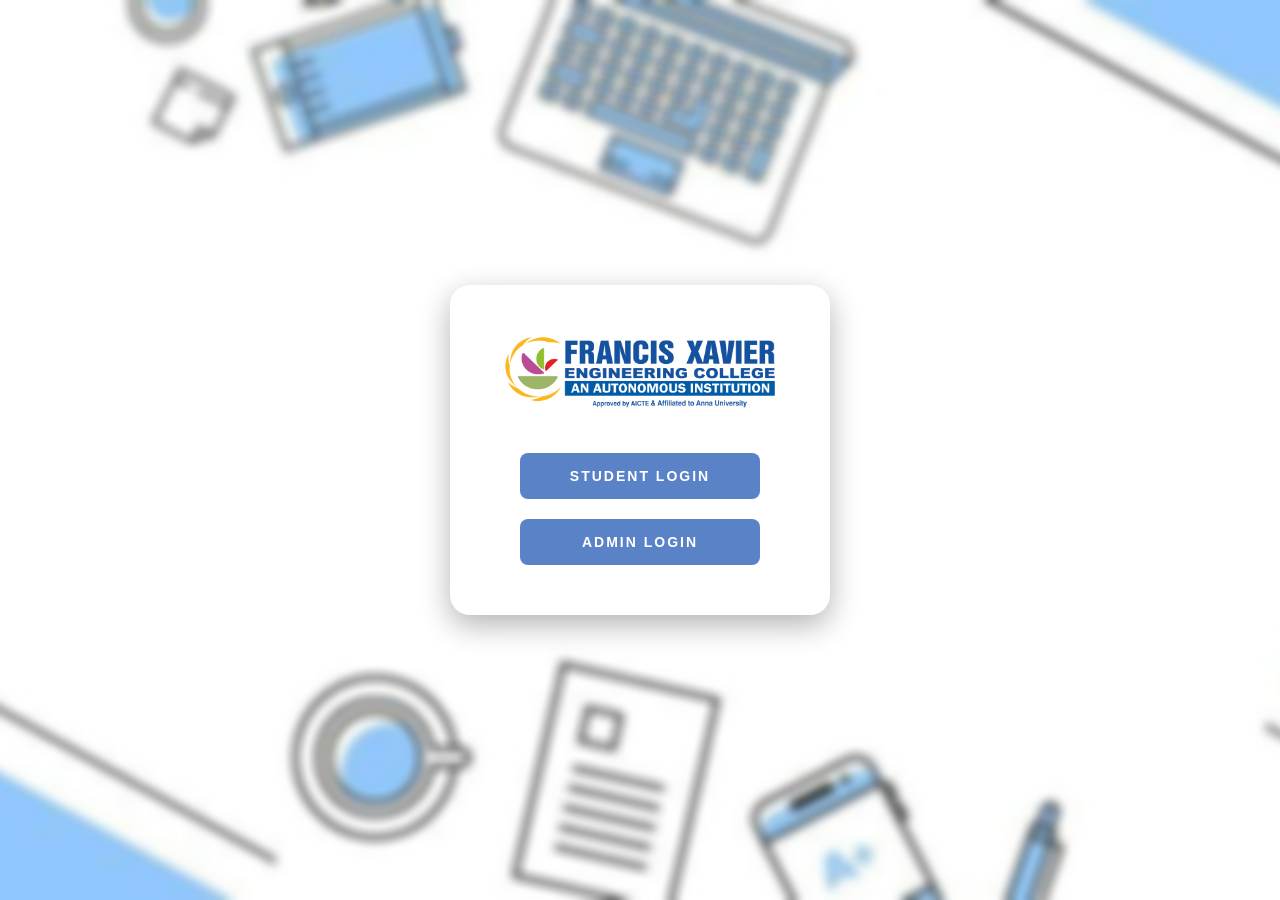
<file: index.html>
<!DOCTYPE html>
<html lang="en">
<head>
    <meta charset="UTF-8">
    <meta http-equiv="X-UA-Compatible" content="IE=edge">
    <meta name="viewport" content="width=device-width, initial-scale=1.0">
    <title>Students Laboratory Foyer</title>
    <link rel="icon" href="fxec logo.png" type="images/x-icon">
    <style>
        @import url('https://fonts.googleapis.com/css2?family=Poppins:wght@400;600&display=swap');

        *, html, body {
            margin: 0;
            padding: 0;
            box-sizing: border-box;
        }

        body {
            font-family: 'Poppins', sans-serif;
            min-height: 100vh;
            display: flex;
            justify-content: center;
            align-items: center;
            background-image: url(bg.jpg);
            background-repeat: no-repeat;
            background-size: cover;
            background-position: center;
            padding: 20px 15px;
        }

        .container {
            width: 95%;
            max-width: 380px;
            padding: 40px 25px;
            box-shadow: 0 10px 30px rgba(0, 0, 0, 0.3);
            border-radius: 20px;
            background: white;
            display: flex;
            flex-direction: column;
            align-items: center;
            justify-content: center;
            box-sizing: border-box;
        }

        .logo {
            width: 100%;
            max-width: 300px;
            height: auto;
            margin-bottom: 35px;
            display: block;
            object-fit: contain;
        }

        #st, .ad {
            height: 46px;
            width: 100%;
            max-width: 240px;
            border: none;
            background-color: #5a82c7;
            color: white;
            border-radius: 8px;
            transition: all 0.2s ease;
            letter-spacing: 2px;
            font-weight: 600;
            font-size: 14px;
            cursor: pointer;
            margin: 10px 0;
            display: block;
        }

        #st:hover, .ad:hover {
            box-shadow: 0 0 0 2px #fff, 0 0 0 4px #5a82c7;
            background-color: #4a72b7;
        }

        a {
            text-decoration: none;
            width: 100%;
            display: flex;
            justify-content: center;
        }
    </style>
</head>
<body>
    <div class="container">
        <img class="logo" src="fx.png" alt="logo">
        <a href="Student.html"><button id="st">STUDENT LOGIN</button></a>
        <a href="admin.html"><button class="ad">ADMIN LOGIN</button></a>
    </div>
</body>
</html>
</file>
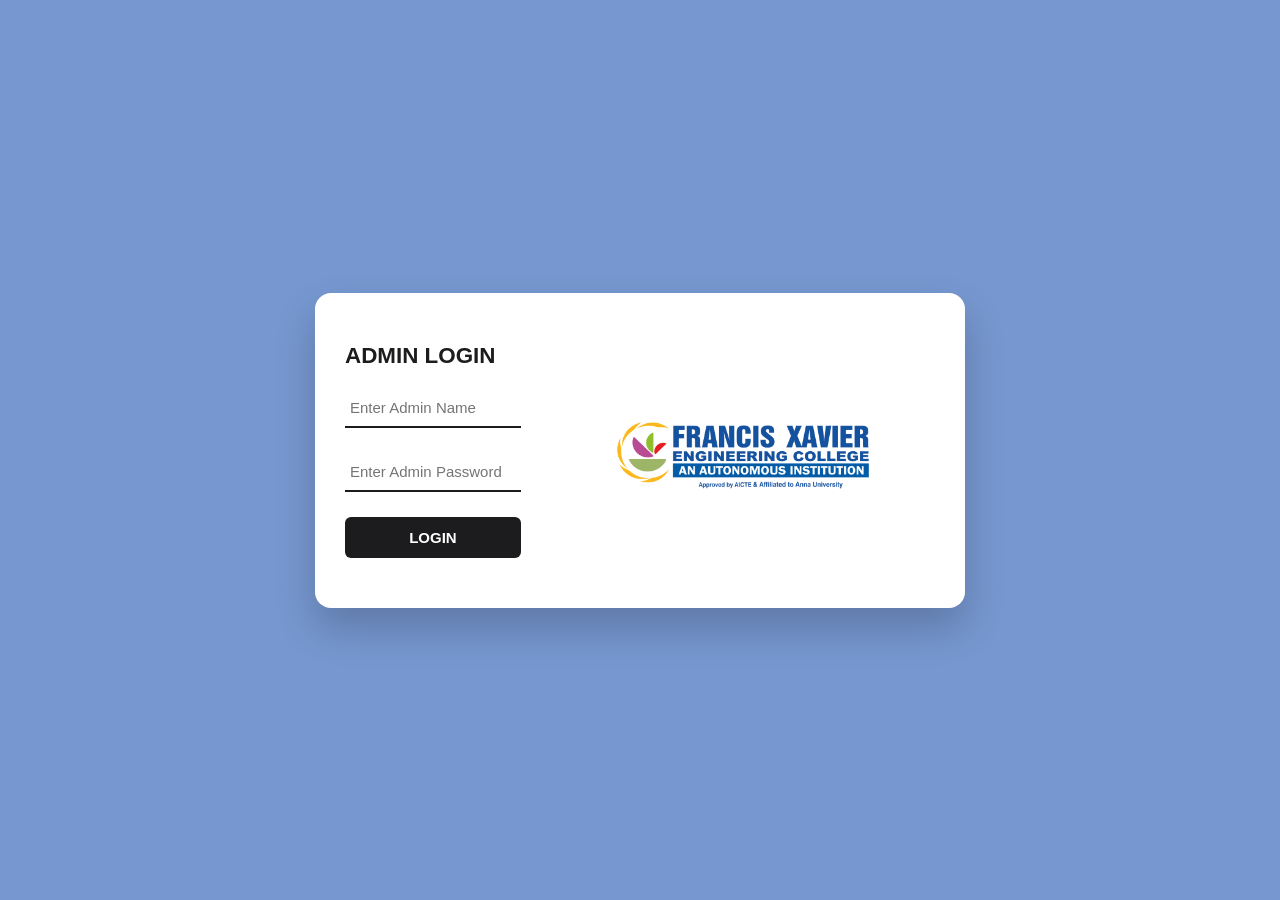
<file: admin.html>
<!DOCTYPE html>
<html lang="en">
<head>
  <meta charset="UTF-8">
  <meta http-equiv="X-UA-Compatible" content="IE=edge">
  <meta name="viewport" content="width=device-width, initial-scale=1.0">
  <title>Admin Login Panel</title>
  <link rel="stylesheet" href="style.css">
</head>
<body>
  
  <div class="container">
    <div class="myform">
      <form onsubmit="validateForm(); return false;">
        <h2>ADMIN LOGIN</h2>
        <input type="text" id="adminName" autocomplete="off" placeholder="Enter Admin Name">
        <input type="password" id="adminPassword" autocomplete="off" placeholder="Enter Admin Password">
        <button type="submit">LOGIN</button>
      </form>
    </div>
    <div class="image">
      <img src="fx.png">
    </div>
  </div>
<script>
function validateForm() {
  var adminName = document.getElementById('adminName').value;
  var adminPassword = document.getElementById('adminPassword').value;

  // Check if adminName is "123" and adminPassword is "123"
  if (adminName === 'slf' && adminPassword === 'slf@123') {
    window.location.href = "https://script.google.com/macros/s/AKfycbxfMtYGaVbidKwekn1qTaCkXTkMljkVZrr6zwLOjTw3h9AlWuvvKMJMfyWoV4hfyUsM/exec"; // Redirect to report.html
  } else {
    alert('Invalid admin name or password!');
  }
}
</script>
</body>
</html>
</file>
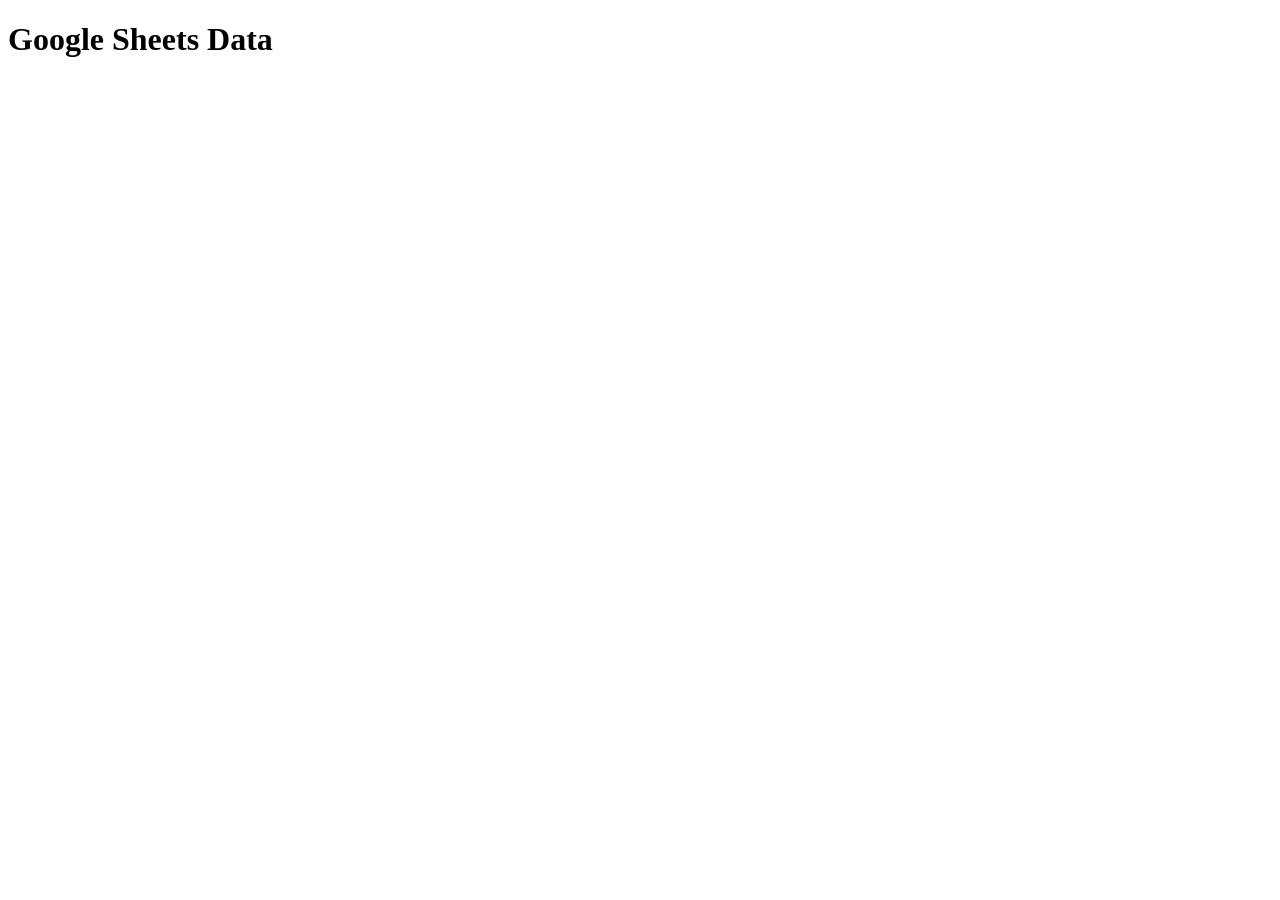
<file: ff.html>
<!DOCTYPE html>
<html lang="en">
<head>
    <meta charset="UTF-8">
    <meta name="viewport" content="width=device-width, initial-scale=1.0">
    <title>Google Sheets Data</title>
</head>
<body>
    <h1>Google Sheets Data</h1>
    <div id="sheetData"></div>

    <script>
        // Function to load Google Sheets API
        function loadSheetsApi() {
            gapi.client.load('sheets', 'v4', fetchData);
        }

        // Function to fetch data from Google Sheet
        function fetchData() {
            gapi.client.sheets.spreadsheets.values.get({
                spreadsheetId: '1_mT6VdnuXXyszRN7Y0uGgryxYGmTIWI5gCwt_gJcbvE',
                range: 'Sheet1!A1:C10' // Specify the range from which you want to fetch data
            }).then(function(response) {
                var values = response.result.values;
                if (values) {
                    var sheetData = document.getElementById('sheetData');
                    sheetData.innerHTML = '<h2>Data from Google Sheet:</h2>';
                    for (var row = 0; row < values.length; row++) {
                        var rowDiv = document.createElement('div');
                        rowDiv.textContent = values[row].join(', ');
                        sheetData.appendChild(rowDiv);
                    }
                } else {
                    console.log('No data found.');
                }
            }, function(response) {
                console.log('Error: ' + response.result.error.message);
            });
        }
    </script>
    
    <!-- Load the Google API client library -->
    <script src="https://apis.google.com/js/api.js" onload="loadSheetsApi()"></script>
</body>
</html>
</file>
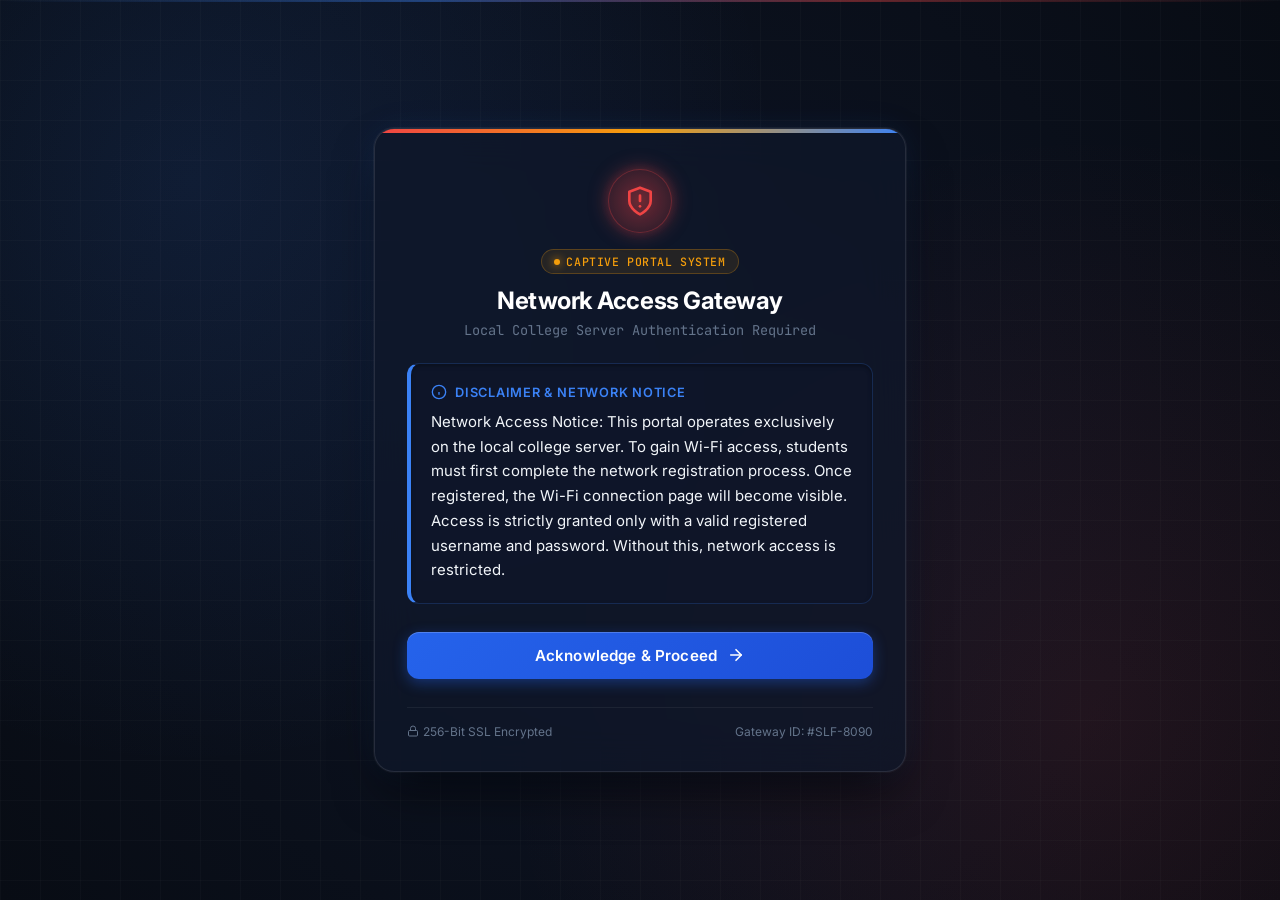
<file: gateway.html>
<!DOCTYPE html>
<html lang="en">
<head>
  <meta charset="UTF-8">
  <meta name="viewport" content="width=device-width, initial-scale=1.0">
  <title>Student Authentication Gateway | Network Access</title>
  
  <!-- Modern Typography (Inter & JetBrains Mono for system badge) -->
  <link rel="preconnect" href="https://fonts.googleapis.com">
  <link rel="preconnect" href="https://fonts.gstatic.com" crossorigin>
  <link href="https://fonts.googleapis.com/css2?family=Inter:wght@300;400;500;600;700&family=JetBrains+Mono:wght@400;500&display=swap" rel="stylesheet">
  
  <style>
    /* ==========================================================================
       1. CORE DESIGN SYSTEM & RESETS
       ========================================================================== */
    :root {
      --bg-dark: #080c14;
      --card-bg: rgba(15, 23, 42, 0.75);
      --card-border: rgba(255, 255, 255, 0.1);
      --text-main: #f1f5f9;
      --text-muted: #94a3b8;
      --text-dim: #64748b;
      
      /* Sophos/Enterprise Security Color Palette */
      --accent-blue: #3b82f6;
      --accent-blue-glow: rgba(59, 130, 246, 0.35);
      --accent-red: #ef4444;
      --accent-red-glow: rgba(239, 68, 68, 0.35);
      --warning-gold: #f59e0b;
      --warning-gold-glow: rgba(245, 158, 11, 0.2);
      
      --radius-lg: 20px;
      --radius-md: 12px;
      --radius-sm: 8px;
    }

    *, *::before, *::after {
      box-sizing: border-box;
      margin: 0;
      padding: 0;
    }

    html, body {
      width: 100%;
      height: 100%;
      font-family: 'Inter', system-ui, -apple-system, sans-serif;
      background-color: var(--bg-dark);
      color: var(--text-main);
      overflow-x: hidden;
    }

    /* ==========================================================================
       2. SECURE BACKGROUND LAYER & MESH GLOWS
       ========================================================================== */
    body {
      display: flex;
      align-items: center;
      justify-content: center;
      min-height: 100vh;
      position: relative;
      background-image: 
        radial-gradient(circle at 15% 20%, rgba(59, 130, 246, 0.12) 0%, transparent 45%),
        radial-gradient(circle at 85% 80%, rgba(239, 68, 68, 0.10) 0%, transparent 45%),
        radial-gradient(circle at 50% 50%, rgba(15, 23, 42, 0.8) 0%, #080c14 100%);
      background-attachment: fixed;
    }

    /* Cybersecurity Grid Substrate Overlay */
    body::before {
      content: "";
      position: absolute;
      inset: 0;
      background-image: 
        linear-gradient(to right, rgba(255, 255, 255, 0.02) 1px, transparent 1px),
        linear-gradient(to bottom, rgba(255, 255, 255, 0.02) 1px, transparent 1px);
      background-size: 40px 40px;
      pointer-events: none;
      z-index: 1;
    }

    /* Dynamic Security Scan Line Effect */
    .scan-line {
      position: absolute;
      top: 0;
      left: 0;
      right: 0;
      height: 2px;
      background: linear-gradient(90deg, transparent, var(--accent-blue), var(--accent-red), transparent);
      opacity: 0.4;
      animation: scan 8s linear infinite;
      pointer-events: none;
      z-index: 2;
    }

    @keyframes scan {
      0% { transform: translateY(0vh); }
      100% { transform: translateY(100vh); }
    }

    /* ==========================================================================
       3. GATEWAY CONTAINER & CENTERING CARD
       ========================================================================== */
    .gateway-wrapper {
      position: relative;
      z-index: 10;
      width: 100%;
      max-width: 580px;
      padding: 24px;
      margin: auto;
    }

    .disclaimer-card {
      position: relative;
      background: var(--card-bg);
      backdrop-filter: blur(20px);
      -webkit-backdrop-filter: blur(20px);
      border: 1px solid var(--card-border);
      border-radius: var(--radius-lg);
      box-shadow: 
        0 25px 50px -12px rgba(0, 0, 0, 0.7),
        0 0 0 1px rgba(255, 255, 255, 0.05),
        0 0 35px -5px rgba(59, 130, 246, 0.15);
      overflow: hidden;
      transition: transform 0.3s ease, box-shadow 0.3s ease;
    }

    /* Dual Glowing Accent Line at Top of Card */
    .card-top-bar {
      height: 4px;
      width: 100%;
      background: linear-gradient(90deg, var(--accent-red) 0%, var(--warning-gold) 50%, var(--accent-blue) 100%);
    }

    .card-content {
      padding: 36px 32px 32px 32px;
    }

    /* ==========================================================================
       4. HEADER & SECURITY BADGES
       ========================================================================== */
    .card-header {
      display: flex;
      flex-direction: column;
      align-items: center;
      text-align: center;
      margin-bottom: 24px;
    }

    .icon-badge-container {
      position: relative;
      margin-bottom: 16px;
    }

    .icon-glow-ring {
      position: absolute;
      inset: -8px;
      background: radial-gradient(circle, var(--accent-red-glow) 0%, transparent 70%);
      border-radius: 50%;
      animation: pulseGlow 3s ease-in-out infinite alternate;
    }

    @keyframes pulseGlow {
      0% { transform: scale(0.95); opacity: 0.6; }
      100% { transform: scale(1.15); opacity: 1; }
    }

    .warning-icon-wrapper {
      position: relative;
      width: 64px;
      height: 64px;
      border-radius: 50%;
      background: rgba(239, 68, 68, 0.12);
      border: 1px solid rgba(239, 68, 68, 0.3);
      display: flex;
      align-items: center;
      justify-content: center;
      color: var(--accent-red);
      box-shadow: 0 0 20px var(--accent-red-glow);
    }

    .status-pill {
      display: inline-flex;
      align-items: center;
      gap: 6px;
      padding: 4px 12px;
      border-radius: 20px;
      background: rgba(245, 158, 11, 0.1);
      border: 1px solid rgba(245, 158, 11, 0.25);
      color: var(--warning-gold);
      font-family: 'JetBrains Mono', monospace;
      font-size: 0.72rem;
      font-weight: 500;
      letter-spacing: 0.05em;
      text-transform: uppercase;
      margin-bottom: 12px;
    }

    .status-dot {
      width: 6px;
      height: 6px;
      border-radius: 50%;
      background-color: var(--warning-gold);
      box-shadow: 0 0 8px var(--warning-gold);
      animation: blink 1.5s ease-in-out infinite;
    }

    @keyframes blink {
      0%, 100% { opacity: 1; }
      50% { opacity: 0.3; }
    }

    .card-title {
      font-size: 1.5rem;
      font-weight: 700;
      color: #ffffff;
      letter-spacing: -0.02em;
      margin-bottom: 6px;
    }

    .card-subtitle {
      font-size: 0.85rem;
      color: var(--text-dim);
      font-family: 'JetBrains Mono', monospace;
    }

    /* ==========================================================================
       5. NOTICE BOX & EXACT TEXT CONTENT
       ========================================================================== */
    .notice-box {
      position: relative;
      background: rgba(15, 23, 42, 0.6);
      border: 1px solid rgba(59, 130, 246, 0.2);
      border-left: 4px solid var(--accent-blue);
      border-radius: var(--radius-md);
      padding: 20px;
      margin-bottom: 28px;
      box-shadow: inset 0 2px 4px rgba(0, 0, 0, 0.3);
    }

    .notice-box-header {
      display: flex;
      align-items: center;
      gap: 8px;
      color: var(--accent-blue);
      font-size: 0.8rem;
      font-weight: 600;
      text-transform: uppercase;
      letter-spacing: 0.06em;
      margin-bottom: 10px;
    }

    .notice-text {
      color: var(--text-main);
      font-size: 0.935rem;
      line-height: 1.65;
      font-weight: 400;
    }

    /* Highlight key term subtly */
    .notice-text strong {
      color: #ffffff;
      font-weight: 600;
    }

    /* ==========================================================================
       6. ACTION FOOTER & BUTTON
       ========================================================================== */
    .card-actions {
      display: flex;
      flex-direction: column;
      gap: 12px;
    }

    .btn-acknowledge {
      position: relative;
      width: 100%;
      padding: 14px 24px;
      border: none;
      border-radius: var(--radius-md);
      background: linear-gradient(135deg, #2563eb 0%, #1d4ed8 100%);
      color: #ffffff;
      font-family: 'Inter', sans-serif;
      font-size: 0.95rem;
      font-weight: 600;
      letter-spacing: 0.01em;
      cursor: pointer;
      display: flex;
      align-items: center;
      justify-content: center;
      gap: 10px;
      box-shadow: 
        0 4px 14px rgba(37, 99, 235, 0.4),
        inset 0 1px 0 rgba(255, 255, 255, 0.2);
      transition: all 0.2s cubic-bezier(0.4, 0, 0.2, 1);
      overflow: hidden;
    }

    .btn-acknowledge:hover {
      background: linear-gradient(135deg, #3b82f6 0%, #2563eb 100%);
      box-shadow: 
        0 6px 20px rgba(59, 130, 246, 0.5),
        inset 0 1px 0 rgba(255, 255, 255, 0.3);
      transform: translateY(-1px);
    }

    .btn-acknowledge:active {
      transform: translateY(1px);
      box-shadow: 0 2px 8px rgba(37, 99, 235, 0.4);
    }

    .btn-acknowledge svg {
      transition: transform 0.2s ease;
    }

    .btn-acknowledge:hover svg {
      transform: translateX(3px);
    }

    .security-footer-info {
      display: flex;
      justify-content: space-between;
      align-items: center;
      margin-top: 16px;
      padding-top: 16px;
      border-top: 1px solid rgba(255, 255, 255, 0.06);
      font-size: 0.75rem;
      color: var(--text-dim);
    }

    .security-footer-info span {
      display: flex;
      align-items: center;
      gap: 4px;
    }

    /* ==========================================================================
       7. RESPONSIVE DESIGN ADJUSTMENTS
       ========================================================================== */
    @media (max-width: 640px) {
      .gateway-wrapper {
        padding: 16px;
      }
      .card-content {
        padding: 28px 20px 24px 20px;
      }
      .card-title {
        font-size: 1.3rem;
      }
      .notice-text {
        font-size: 0.875rem;
        line-height: 1.6;
      }
      .warning-icon-wrapper {
        width: 54px;
        height: 54px;
      }
    }
  </style>
</head>
<body>

  <!-- Dynamic Security Line -->
  <div class="scan-line"></div>

  <!-- Gateway Centered Container -->
  <main class="gateway-wrapper">
    <div class="disclaimer-card" id="disclaimerCard">
      
      <!-- Top Red-Gold-Blue Accent Bar -->
      <div class="card-top-bar"></div>

      <div class="card-content">
        
        <!-- Header Section -->
        <header class="card-header">
          <div class="icon-badge-container">
            <div class="icon-glow-ring"></div>
            <div class="warning-icon-wrapper">
              <!-- Official Shield / Warning Icon -->
              <svg width="32" height="32" viewBox="0 0 24 24" fill="none" stroke="currentColor" stroke-width="2" stroke-linecap="round" stroke-linejoin="round">
                <path d="M12 22s8-4 8-10V5l-8-3-8 3v7c0 6 8 10 8 10z"/>
                <line x1="12" y1="8" x2="12" y2="12"/>
                <line x1="12" y1="16" x2="12.01" y2="16"/>
              </svg>
            </div>
          </div>

          <div class="status-pill">
            <span class="status-dot"></span>
            Captive Portal System
          </div>

          <h1 class="card-title">Network Access Gateway</h1>
          <p class="card-subtitle">Local College Server Authentication Required</p>
        </header>

        <!-- Disclaimer Content Notice Box -->
        <section class="notice-box">
          <div class="notice-box-header">
            <svg width="16" height="16" viewBox="0 0 24 24" fill="none" stroke="currentColor" stroke-width="2">
              <circle cx="12" cy="12" r="10"/>
              <line x1="12" y1="16" x2="12" y2="12"/>
              <line x1="12" y1="8" x2="12.01" y2="8"/>
            </svg>
            Disclaimer & Network Notice
          </div>
          <p class="notice-text" id="noticeText">
            Network Access Notice: This portal operates exclusively on the local college server. To gain Wi-Fi access, students must first complete the network registration process. Once registered, the Wi-Fi connection page will become visible. Access is strictly granted only with a valid registered username and password. Without this, network access is restricted.
          </p>
        </section>

        <!-- Interactive Action Footer -->
        <footer class="card-actions">
          <button type="button" class="btn-acknowledge" id="btnAcknowledge" onclick="handleAcknowledge()">
            <span>Acknowledge & Proceed</span>
            <svg width="18" height="18" viewBox="0 0 24 24" fill="none" stroke="currentColor" stroke-width="2.2" stroke-linecap="round" stroke-linejoin="round">
              <line x1="5" y1="12" x2="19" y2="12"/>
              <polyline points="12 5 19 12 12 19"/>
            </svg>
          </button>

          <!-- Dynamic Registration Form target (#register) -->
          <div id="register" class="register-section" style="display: none; margin-top: 20px; padding-top: 20px; border-top: 1px dashed rgba(255, 255, 255, 0.15);">
            <div style="background: rgba(15, 23, 42, 0.8); border: 1px solid rgba(59, 130, 246, 0.3); border-radius: 12px; padding: 20px;">
              <div style="display: flex; align-items: center; gap: 8px; color: var(--accent-blue); font-weight: 600; font-size: 0.95rem; margin-bottom: 14px;">
                <svg width="20" height="20" viewBox="0 0 24 24" fill="none" stroke="currentColor" stroke-width="2"><path d="M16 21v-2a4 4 0 0 0-4-4H5a4 4 0 0 0-4 4v2"></path><circle cx="8.5" cy="7" r="4"></circle><polyline points="17 11 19 13 23 9"></polyline></svg>
                Student Wi-Fi Network Registration
              </div>
              <form onsubmit="alert('Registration Complete! Wi-Fi connection granted.'); return false;">
                <div style="margin-bottom: 12px; text-align: left;">
                  <label style="font-size: 0.8rem; color: var(--text-muted); display: block; margin-bottom: 4px;">Registered Username / Roll Number</label>
                  <input type="text" placeholder="Enter Roll Number (e.g. 21CS042)" required style="width: 100%; padding: 10px 14px; background: rgba(8, 12, 20, 0.8); border: 1px solid rgba(255,255,255,0.15); border-radius: 8px; color: #fff; font-size: 0.9rem; outline: none;">
                </div>
                <div style="margin-bottom: 16px; text-align: left;">
                  <label style="font-size: 0.8rem; color: var(--text-muted); display: block; margin-bottom: 4px;">Password</label>
                  <input type="password" placeholder="Enter Password" required style="width: 100%; padding: 10px 14px; background: rgba(8, 12, 20, 0.8); border: 1px solid rgba(255,255,255,0.15); border-radius: 8px; color: #fff; font-size: 0.9rem; outline: none;">
                </div>
                <button type="submit" style="width: 100%; padding: 12px; background: linear-gradient(135deg, #10b981 0%, #059669 100%); border: none; border-radius: 8px; color: #fff; font-weight: 600; font-size: 0.9rem; cursor: pointer; box-shadow: 0 4px 12px rgba(16, 185, 129, 0.3);">
                  Authenticate & Connect Wi-Fi
                </button>
              </form>
            </div>
          </div>

          <div class="security-footer-info">
            <span>
              <svg width="12" height="12" viewBox="0 0 24 24" fill="none" stroke="currentColor" stroke-width="2">
                <rect x="3" y="11" width="18" height="11" rx="2" ry="2"/>
                <path d="M7 11V7a5 5 0 0 1 10 0v4"/>
              </svg>
              256-Bit SSL Encrypted
            </span>
            <span>Gateway ID: #SLF-8090</span>
          </div>
        </footer>

      </div>
    </div>
  </main>

  <!-- JavaScript Functionality -->
  <script>
    /**
     * Handles the student acknowledgment click event.
     * Displays confirmation alert, redirects to #register, and reveals registration section.
     */
    function handleAcknowledge() {
      // 1. Required exact alert message
      alert("Connecting to Local Server... Please complete your registration.");
      
      // 2. Required redirect to dummy #register link
      window.location.href = "#register";

      // 3. Show registration form card smoothly
      showRegisterSection();
    }

    function showRegisterSection() {
      const regSection = document.getElementById("register");
      if (regSection) {
        regSection.style.display = "block";
        regSection.scrollIntoView({ behavior: 'smooth' });
      }
    }

    // Automatically check hash state on page load or anchor change
    window.addEventListener("DOMContentLoaded", function() {
      if (window.location.hash === "#register") {
        showRegisterSection();
      }
    });
    window.addEventListener("hashchange", function() {
      if (window.location.hash === "#register") {
        showRegisterSection();
      }
    });
  </script>

</body>
</html>
</file>
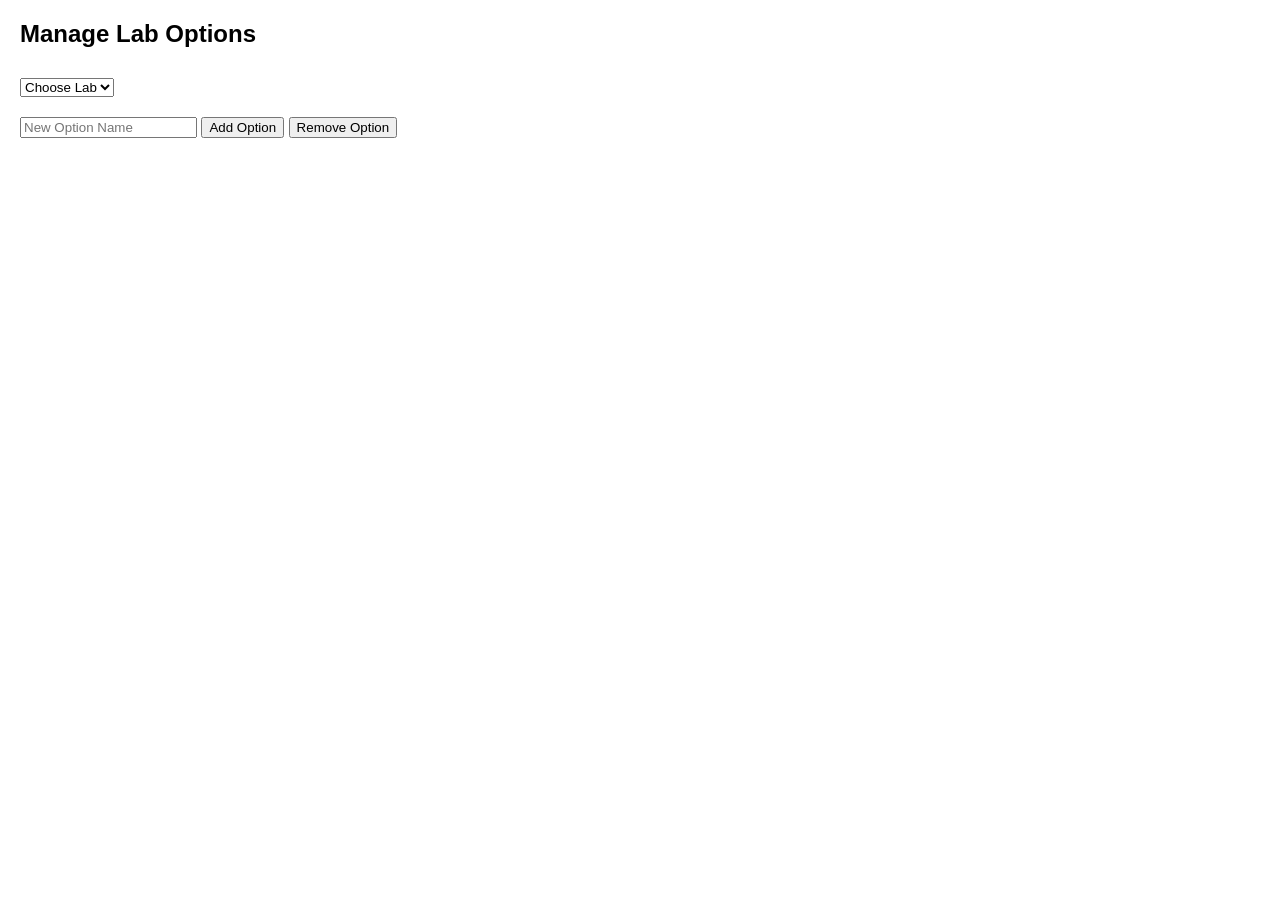
<file: labcontrol.html>
<!DOCTYPE html>
<html lang="en">

<head>
    <meta charset="UTF-8">
    <meta http-equiv="X-UA-Compatible" content="IE=edge">
    <meta name="viewport" content="width=device-width, initial-scale=1.0">
    <title>Manage Select Options</title>
    <style>
        body {
            font-family: Arial, sans-serif;
            margin: 20px;
        }

        select,
        button {
            margin: 10px 0;
        }
    </style>
</head>

<body>
    <h2>Manage Lab Options</h2>
    <div class="text-input">
        <select id="lab-select" name="Lab">
            <option>Choose Lab</option>
            <option value="Research Lab">Research Lab</option>
            <option value="OS Lab">OS Lab</option>
            <option value="Network Lab">Network Lab</option>
        </select>
    </div>

    <div>
        <input type="text" id="newOption" placeholder="New Option Name">
        <button type="button" onclick="addOption()">Add Option</button>
        <button type="button" onclick="removeOption()">Remove Option</button>
    </div>

    <script>
        // Load existing options from localStorage
        function loadOptions() {
            var select = document.getElementById("lab-select");
            var storedOptions = JSON.parse(localStorage.getItem('labOptions')) || [];

            // Clear all options except the default one
            select.innerHTML = '<option>Choose Lab</option>';

            // Add stored options
            storedOptions.forEach(function(optionText) {
                var newOption = document.createElement("option");
                newOption.value = optionText;
                newOption.textContent = optionText;
                select.appendChild(newOption);
            });
        }

        function saveOptions() {
            var select = document.getElementById("lab-select");
            var optionsArray = Array.from(select.options).map(option => option.value);
            localStorage.setItem('labOptions', JSON.stringify(optionsArray.slice(1))); // Exclude "Choose Lab"
        }

        function addOption() {
            var select = document.getElementById("lab-select");
            var newOptionText = document.getElementById("newOption").value.trim();

            if (newOptionText) {
                var newOption = document.createElement("option");
                newOption.value = newOptionText;
                newOption.textContent = newOptionText;
                select.appendChild(newOption);
                document.getElementById("newOption").value = ""; // Clear input
                saveOptions();
            } else {
                alert("Please enter a name for the new option.");
            }
        }

        function removeOption() {
            var select = document.getElementById("lab-select");
            var selectedIndex = select.selectedIndex;

            if (selectedIndex > 0) { // Ensure not removing the default option
                select.remove(selectedIndex);
                saveOptions();
            } else {
                alert("Please select an option to remove.");
            }
        }

        // Load options on page load
        window.onload = loadOptions;
    </script>
</body>

</html>
</file>
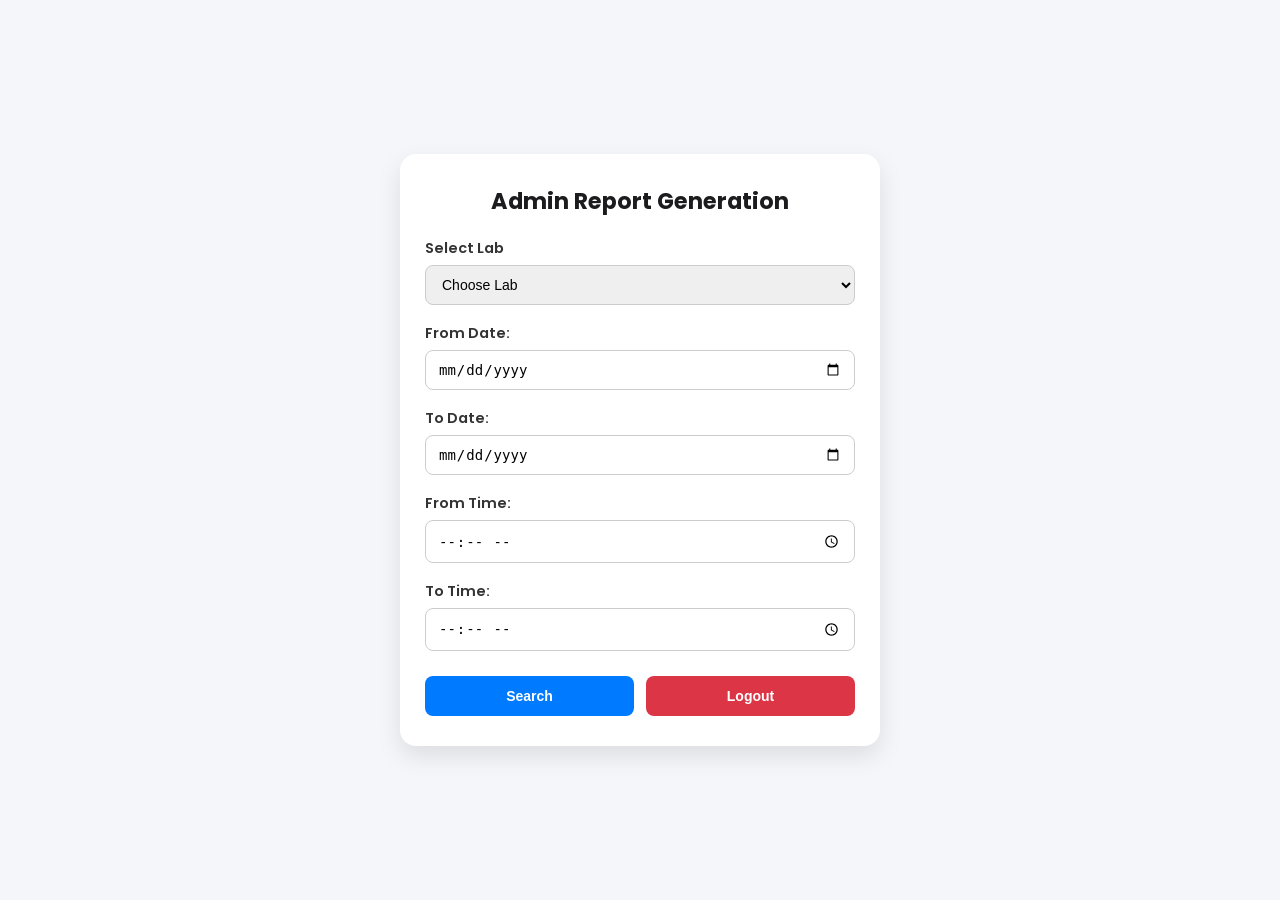
<file: report.html>
<!DOCTYPE html>
<html lang="en">
<head>
<meta charset="UTF-8">
<meta name="viewport" content="width=device-width, initial-scale=1.0">
<title>Date and Time Search | Admin Report</title>
<style>
    @import url('https://fonts.googleapis.com/css2?family=Poppins:wght@400;600&display=swap');

    * {
        box-sizing: border-box;
        margin: 0;
        padding: 0;
    }

    body {
        font-family: 'Poppins', Arial, sans-serif;
        background-color: #f4f6f9;
        min-height: 100vh;
        display: flex;
        align-items: center;
        justify-content: center;
        padding: 20px 15px;
    }

    .container {
        width: 100%;
        max-width: 480px;
        background: #ffffff;
        padding: 30px 25px;
        border-radius: 16px;
        box-shadow: 0 10px 25px rgba(0,0,0,0.1);
    }

    h2 {
        color: #1c1c1e;
        margin-bottom: 20px;
        text-align: center;
        font-size: 1.4rem;
    }

    .form-group {
        margin-bottom: 18px;
    }

    label {
        display: block;
        font-weight: 600;
        margin-bottom: 6px;
        color: #333;
        font-size: 0.9rem;
    }

    #select-design, input[type="date"], input[type="time"] {
        width: 100%;
        padding: 10px 12px;
        box-sizing: border-box;
        border: 1px solid #ccc;
        border-radius: 8px;
        font-size: 14px;
        outline: none;
        transition: border-color 0.2s;
    }

    #select-design:focus, input[type="date"]:focus, input[type="time"]:focus {
        border-color: #007bff;
    }

    .btn-group {
        display: flex;
        gap: 12px;
        margin-top: 25px;
    }

    button {
        flex: 1;
        padding: 12px;
        background-color: #007bff;
        color: #fff;
        border: none;
        border-radius: 8px;
        cursor: pointer;
        font-weight: 600;
        font-size: 14px;
        transition: background-color 0.2s;
    }

    button:hover {
        background-color: #0056b3;
    }

    #logoutButton {
        background-color: #dc3545;
    }

    #logoutButton:hover {
        background-color: #bd2130;
    }

    @media (max-width: 480px) {
        .container {
            padding: 24px 18px;
        }
        .btn-group {
            flex-direction: column;
        }
    }
</style>
</head>
<body>

<div class="container">
    <h2>Admin Report Generation</h2>
    <div class="form-group">
        <label for="toTime">Select Lab</label>
        <select id="select-design" name="Lab">
            <option>Choose Lab</option>
            <option value="Research Lab">Research Lab</option>
            <option value="OS Lab">OS Lab</option>
            <option value="Network Lab">Network Lab</option>
        </select>
    </div>
    <div class="form-group">
        <label for="fromDate">From Date:</label>
        <input type="date" id="fromDate" name="fromDate">
    </div>
    <div class="form-group">
        <label for="toDate">To Date:</label>
        <input type="date" id="toDate" name="toDate">
    </div>
    <div class="form-group">
        <label for="fromTime">From Time:</label>
        <input type="time" id="fromTime" name="fromTime">
    </div>
    <div class="form-group">
        <label for="toTime">To Time:</label>
        <input type="time" id="toTime" name="toTime">
    </div>
    
    <div class="btn-group">
        <button type="submit">Search</button>
        <button type="button" id="logoutButton">Logout</button>
    </div>
</div>
<script>
    // JavaScript code for handling the logout button click event
    document.getElementById('logoutButton').addEventListener('click', function() {
      // Redirect to the admin.html page
      window.location.href = "admin.html";
    });
</script>
</body>
</html>
</file>
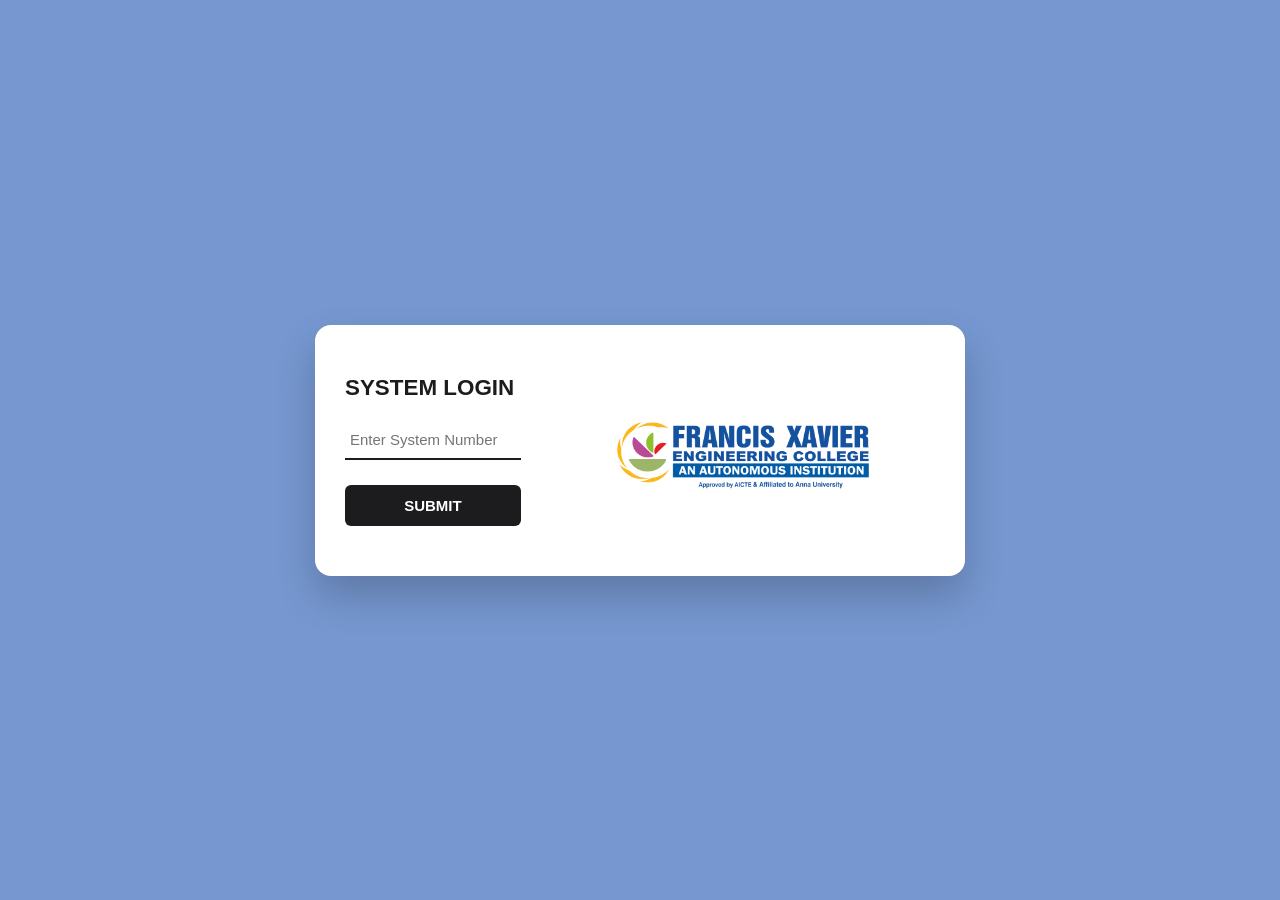
<file: Student.html>
<!DOCTYPE html>
<html lang="en">
<head>
  <meta charset="UTF-8">
  <meta name="viewport" content="width=device-width, initial-scale=1.0">
  <title>System Login Page</title>
  <link rel="stylesheet" href="style.css">
</head>
<body>
  <div class="container">
    <div class="myform">
      <form onsubmit="saveSystemNumber(event)">
        <h2>SYSTEM LOGIN</h2>
        <input type="text" id="systemNumber" autocomplete="off" placeholder="Enter System Number">
        <button type="submit">SUBMIT</button>
      </form>
    </div>
    <div class="image">
     <img src="fx.png" alt="logo">
    </div>
  </div>

  <script>
    //alert("Please enter the correct system number,once enter the number don't change it.");
    window.onload = function() {
      var systemNumber = localStorage.getItem('ls_systemNumber');
      if (systemNumber) {
        window.location.href = "index1.html"; // Redirect to student login page
      }
    };

    function saveSystemNumber(event) {
      event.preventDefault();
      var systemNumber = document.getElementById("systemNumber").value;
      localStorage.setItem('ls_systemNumber', systemNumber);
      window.location.href = "index1.html"; // Redirect to student login page
    }
  </script>
</body>
</html>
</file>
<file: style.css>
*{
    padding: 0;
    margin: 0;
    box-sizing: border-box;
    font-family: 'Poppins', sans-serif;
}
  
body {
    background-color: #7697d0;
    min-height: 100vh;
    display: flex;
    align-items: center;
    justify-content: center;
    padding: 20px 15px;
}
  
div.container {
    position: relative;
    display: flex;
    flex-direction: column-reverse;
    align-items: center;
    justify-content: center;
    background-color: white;
    padding: 30px 20px;
    border-radius: 16px;
    box-shadow: 0 20px 40px rgba(0, 0, 0, 0.2);
    width: 95%;
    max-width: 420px;
    box-sizing: border-box;
}

div.container div.myform {
    padding: 10px 0;
    width: 100%;
    max-width: 320px;
    margin-right: 0;
    text-align: center;
}

div.container div.myform h2 {
    color: #1c1c1e;
    margin-bottom: 20px;
    font-size: 1.4rem;
}

div.container div.myform input {
    border: none;
    outline: none;
    border-radius: 0;
    width: 100%;
    border-bottom: 2px solid #1c1c1e;
    margin-bottom: 25px;
    padding: 10px 5px;
    font-size: 15px;
    background: transparent;
}

div.container div.myform button {
    color: white;
    background-color: #1c1c1e;
    border: none;
    outline: none;
    width: 100%;
    border-radius: 6px;
    font-size: 15px;
    padding: 12px 15px;
    font-weight: 600;
    cursor: pointer;
    transition: background-color 0.2s ease;
}

div.container div.myform button:hover {
    background-color: #3a3a3c;
}

div.container div.image {
    margin-bottom: 20px;
    display: flex;
    justify-content: center;
    width: 100%;
}

div.container div.image img {
    max-width: 100%;
    width: 240px;
    height: auto;
}

@media (min-width: 640px) {
    div.container {
        flex-direction: row;
        max-width: 650px;
        padding: 40px 30px;
    }
    
    div.container div.myform {
        width: 270px;
        margin-right: 30px;
        text-align: left;
    }
    
    div.container div.image {
        margin-bottom: 0;
    }
    
    div.container div.image img {
        width: 280px;
    }
}
</file>
